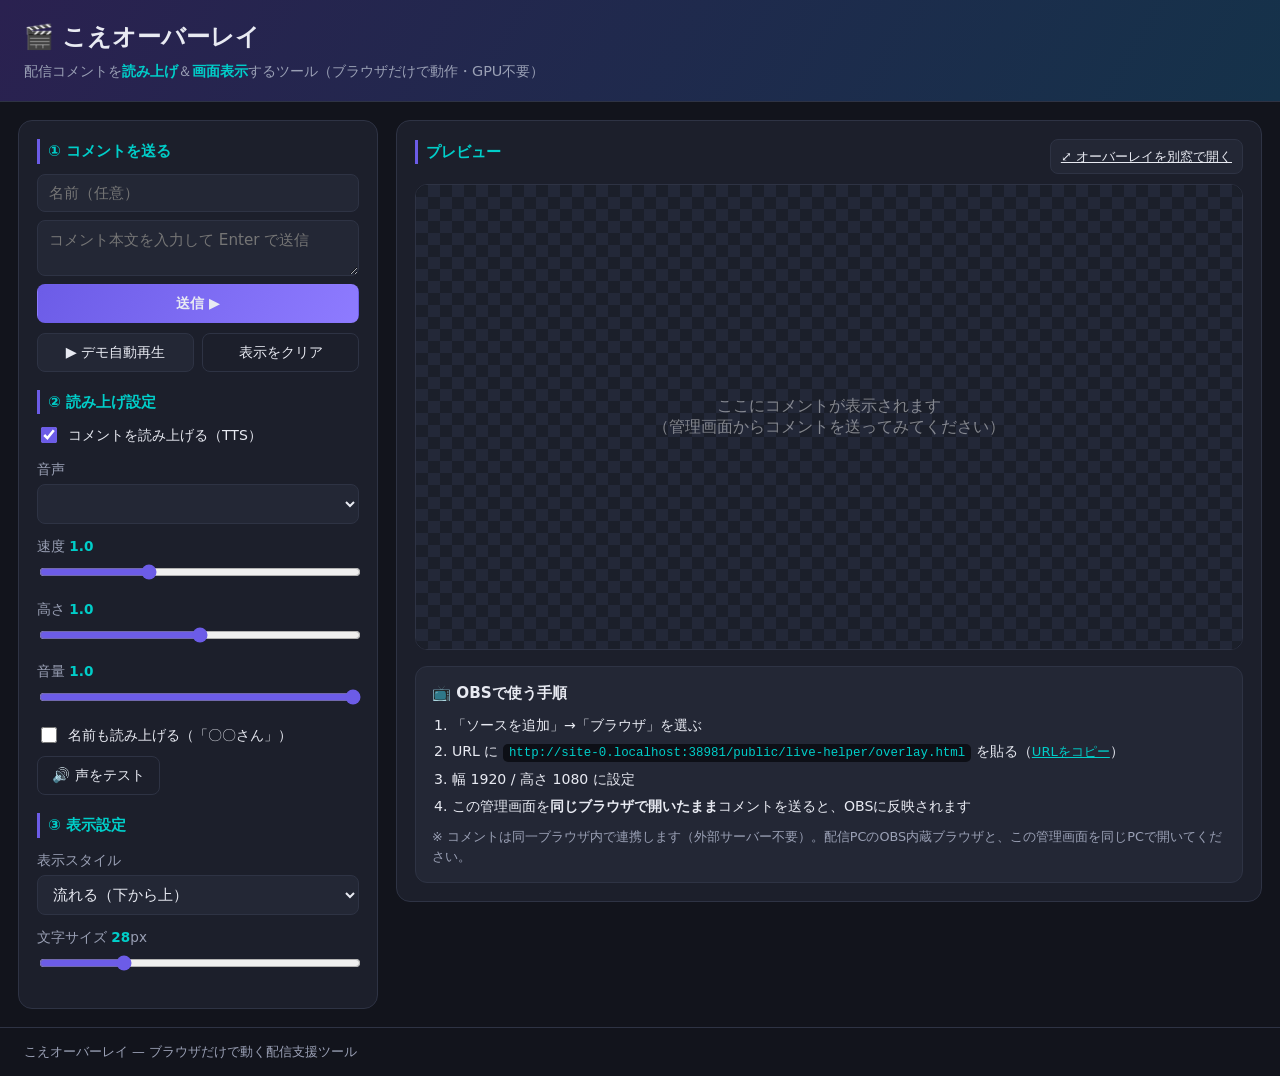
<file: public/live-helper/index.html>
<!DOCTYPE html>
<html lang="ja">
<head>
  <meta charset="UTF-8" />
  <meta name="viewport" content="width=device-width, initial-scale=1.0" />
  <title>こえオーバーレイ — 配信コメント読み上げ＆表示ツール</title>
  <meta name="description" content="配信のコメントを読み上げ・画面表示する、ブラウザだけで動く配信支援ツール。OBS対応・GPU不要・無料。" />
  <link rel="icon" href="data:image/svg+xml,%3Csvg xmlns='http://www.w3.org/2000/svg' viewBox='0 0 100 100'%3E%3Ctext y='.9em' font-size='90'%3E%F0%9F%8E%AC%3C/text%3E%3C/svg%3E" />
  <link rel="stylesheet" href="./css/style.css" />
</head>
<body class="control">
  <header class="topbar">
    <h1>🎬 こえオーバーレイ</h1>
    <p class="tagline">配信コメントを<strong>読み上げ</strong>＆<strong>画面表示</strong>するツール（ブラウザだけで動作・GPU不要）</p>
  </header>

  <main class="layout">
    <!-- 左：操作パネル -->
    <section class="panel">
      <h2>① コメントを送る</h2>
      <form id="comment-form" class="comment-form" autocomplete="off">
        <input id="name-input" type="text" placeholder="名前（任意）" maxlength="24" />
        <textarea id="text-input" placeholder="コメント本文を入力して Enter で送信" rows="2" maxlength="200" required></textarea>
        <button type="submit" class="btn primary">送信 ▶</button>
      </form>

      <div class="row">
        <button id="demo-toggle" class="btn">▶ デモ自動再生</button>
        <button id="clear-btn" class="btn ghost">表示をクリア</button>
      </div>

      <h2>② 読み上げ設定</h2>
      <label class="switch">
        <input type="checkbox" id="tts-enabled" checked />
        <span>コメントを読み上げる（TTS）</span>
      </label>

      <label class="field">
        <span>音声</span>
        <select id="voice-select"></select>
      </label>

      <label class="field">
        <span>速度 <output id="rate-out">1.0</output></span>
        <input type="range" id="rate" min="0.5" max="2" step="0.1" value="1" />
      </label>

      <label class="field">
        <span>高さ <output id="pitch-out">1.0</output></span>
        <input type="range" id="pitch" min="0" max="2" step="0.1" value="1" />
      </label>

      <label class="field">
        <span>音量 <output id="volume-out">1.0</output></span>
        <input type="range" id="volume" min="0" max="1" step="0.1" value="1" />
      </label>

      <label class="switch">
        <input type="checkbox" id="read-name" />
        <span>名前も読み上げる（「〇〇さん」）</span>
      </label>

      <button id="test-voice" class="btn ghost">🔊 声をテスト</button>

      <h2>③ 表示設定</h2>
      <label class="field">
        <span>表示スタイル</span>
        <select id="style-select">
          <option value="flow">流れる（下から上）</option>
          <option value="stack">積み上げ（新着が下）</option>
        </select>
      </label>
      <label class="field">
        <span>文字サイズ <output id="size-out">28</output>px</span>
        <input type="range" id="font-size" min="16" max="64" step="2" value="28" />
      </label>
    </section>

    <!-- 右：プレビュー＆OBS連携 -->
    <section class="panel preview-panel">
      <div class="preview-head">
        <h2>プレビュー</h2>
        <a id="popout" href="./overlay.html" target="_blank" rel="noopener" class="btn small">⤢ オーバーレイを別窓で開く</a>
      </div>

      <div class="preview-stage" id="preview-stage">
        <iframe id="overlay-frame" src="./overlay.html?preview=1" title="オーバーレイプレビュー"></iframe>
      </div>

      <div class="obs-help">
        <h3>📺 OBSで使う手順</h3>
        <ol>
          <li>「ソースを追加」→「ブラウザ」を選ぶ</li>
          <li>URL に <code id="overlay-url">overlay.html</code> を貼る（<button id="copy-url" class="link-btn">URLをコピー</button>）</li>
          <li>幅 1920 / 高さ 1080 に設定</li>
          <li>この管理画面を<strong>同じブラウザで開いたまま</strong>コメントを送ると、OBSに反映されます</li>
        </ol>
        <p class="note">※ コメントは同一ブラウザ内で連携します（外部サーバー不要）。配信PCのOBS内蔵ブラウザと、この管理画面を同じPCで開いてください。</p>
      </div>
    </section>
  </main>

  <footer class="foot">
    <span>こえオーバーレイ — ブラウザだけで動く配信支援ツール</span>
  </footer>

  <script src="./js/bus.js"></script>
  <script src="./js/app.js"></script>
</body>
</html>
</file>
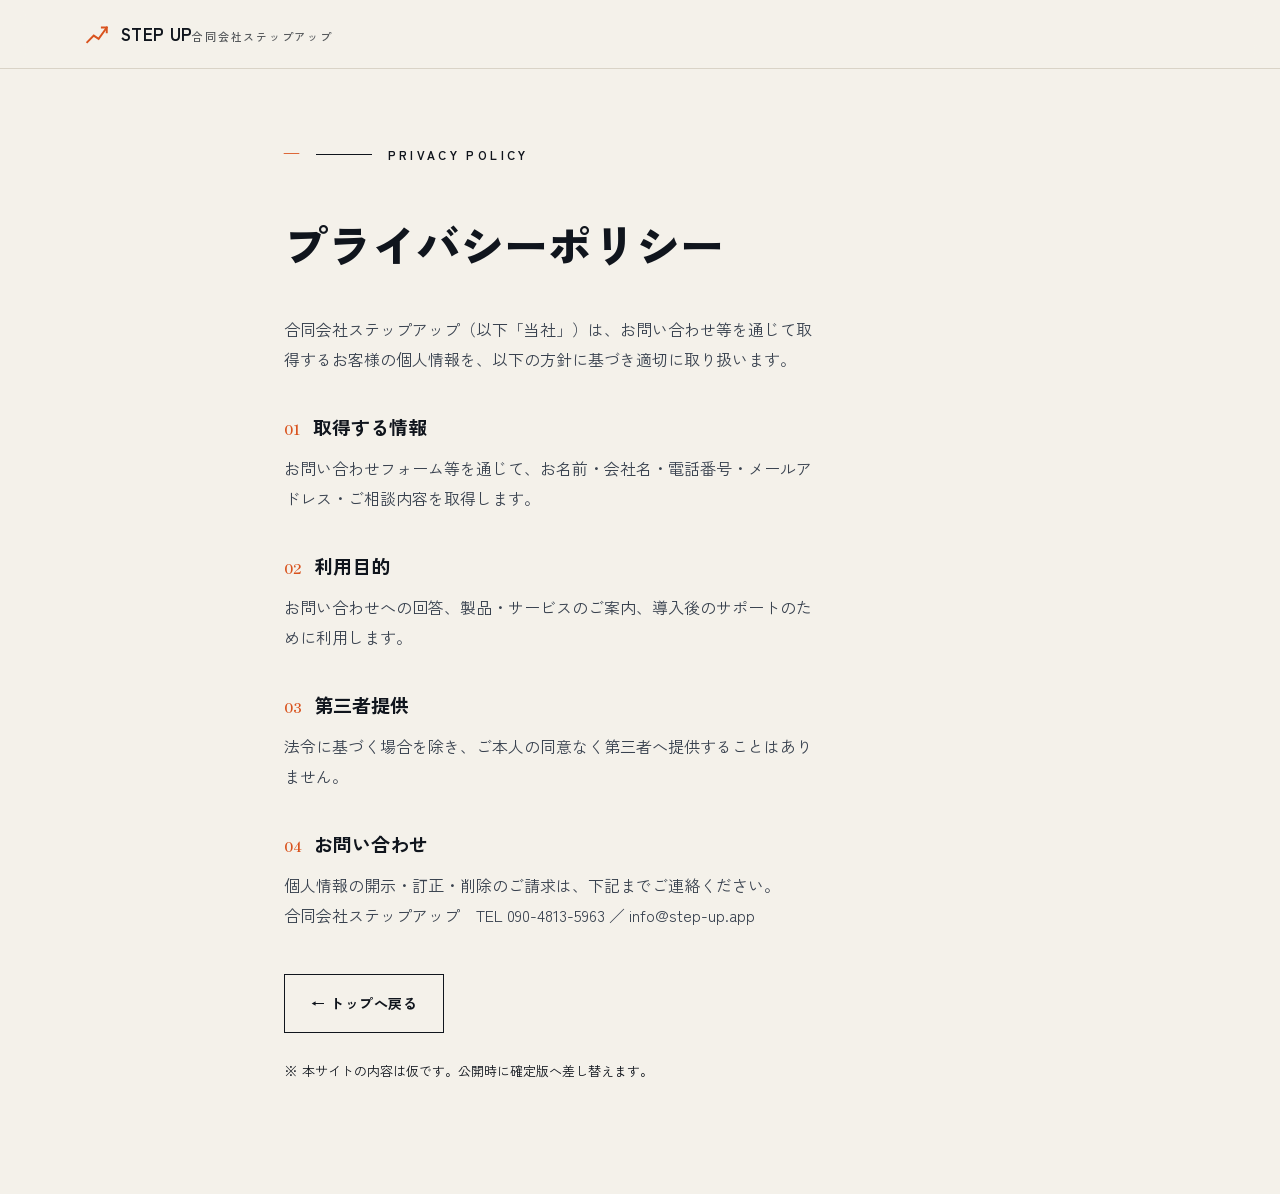
<file: privacy.html>
<!DOCTYPE html>
<html lang="ja">
<head>
<meta charset="UTF-8">
<meta name="viewport" content="width=device-width, initial-scale=1.0">
<title>プライバシーポリシー｜合同会社ステップアップ</title>
<meta name="robots" content="noindex">
<link rel="preconnect" href="https://fonts.googleapis.com">
<link rel="preconnect" href="https://fonts.gstatic.com" crossorigin>
<link href="https://fonts.googleapis.com/css2?family=Shippori+Mincho:wght@500;600&family=Zen+Kaku+Gothic+New:wght@400;500;700;900&display=swap" rel="stylesheet">
<link rel="icon" href="assets/img/favicon.svg" type="image/svg+xml">
<link rel="stylesheet" href="css/style.css">
<style>
  .legal{padding:140px 0 110px}
  .legal h1{font-family:var(--disp);font-weight:900;font-size:clamp(28px,4vw,44px);margin:14px 0 28px}
  .legal h2{font-family:var(--disp);font-weight:700;font-size:19px;margin:34px 0 8px;display:flex;gap:12px;align-items:baseline}
  .legal h2 i{font-family:var(--mincho);font-size:14px;color:var(--accent);font-style:normal}
  .legal p{color:var(--ink-2);max-width:66ch}
  .legal .back{margin-top:44px;display:inline-flex}
</style>
</head>
<body>
<header class="head is-solid"><div class="head__in">
  <a href="index.html" class="logo" aria-label="トップへ">
    <svg class="logo__mark" viewBox="0 0 32 32" fill="none" aria-hidden="true">
      <path d="M4 26 L12 18 L18 22 L28 8" stroke="#d9531e" stroke-width="2.4" stroke-linecap="square"/>
      <path d="M22 8 H28 V14" stroke="#d9531e" stroke-width="2.4" stroke-linecap="square"/>
    </svg>
    <b>STEP&nbsp;UP<span>合同会社ステップアップ</span></b>
  </a>
</div></header>

<main class="section legal">
  <div class="wrap" style="max-width:840px">
    <div class="kicker"><span class="kicker__no">―</span><span class="kicker__line"></span><span class="kicker__label">Privacy Policy</span></div>
    <h1>プライバシーポリシー</h1>
    <p>合同会社ステップアップ（以下「当社」）は、お問い合わせ等を通じて取得するお客様の個人情報を、以下の方針に基づき適切に取り扱います。</p>

    <h2><i>01</i>取得する情報</h2>
    <p>お問い合わせフォーム等を通じて、お名前・会社名・電話番号・メールアドレス・ご相談内容を取得します。</p>
    <h2><i>02</i>利用目的</h2>
    <p>お問い合わせへの回答、製品・サービスのご案内、導入後のサポートのために利用します。</p>
    <h2><i>03</i>第三者提供</h2>
    <p>法令に基づく場合を除き、ご本人の同意なく第三者へ提供することはありません。</p>
    <h2><i>04</i>お問い合わせ</h2>
    <p>個人情報の開示・訂正・削除のご請求は、下記までご連絡ください。<br>合同会社ステップアップ　TEL 090-4813-5963 ／ info@step-up.app</p>

    <a href="index.html" class="btn btn--inkline back">← トップへ戻る</a>
    <p style="margin-top:26px;color:var(--mute);font-size:13px">※ 本サイトの内容は仮です。公開時に確定版へ差し替えます。</p>
  </div>
</main>
</body>
</html>
</file>
<file: public/live-helper/css/style.css>
:root {
  --bg: #12141c;
  --panel: #1c1f2b;
  --panel2: #232735;
  --text: #e8eaf2;
  --muted: #9aa0b5;
  --accent: #6c5ce7;
  --accent2: #00cec9;
  --border: #2e3344;
}

* { box-sizing: border-box; }

body.control {
  margin: 0;
  background: var(--bg);
  color: var(--text);
  font-family: "Hiragino Kaku Gothic ProN", "Noto Sans JP", "Yu Gothic", system-ui, sans-serif;
  line-height: 1.6;
}

.topbar {
  padding: 18px 24px;
  background: linear-gradient(120deg, #2a2150, #15324a);
  border-bottom: 1px solid var(--border);
}
.topbar h1 { margin: 0; font-size: 1.5rem; }
.tagline { margin: 4px 0 0; color: var(--muted); font-size: 0.9rem; }
.tagline strong { color: var(--accent2); }

.layout {
  display: grid;
  grid-template-columns: 360px 1fr;
  gap: 18px;
  padding: 18px;
  align-items: start;
}
@media (max-width: 880px) {
  .layout { grid-template-columns: 1fr; }
}

.panel {
  background: var(--panel);
  border: 1px solid var(--border);
  border-radius: 14px;
  padding: 18px;
}
.panel h2 {
  font-size: 0.95rem;
  margin: 18px 0 10px;
  color: var(--accent2);
  border-left: 3px solid var(--accent);
  padding-left: 8px;
}
.panel h2:first-child { margin-top: 0; }

.comment-form { display: flex; flex-direction: column; gap: 8px; }
input[type="text"], textarea, select {
  width: 100%;
  background: var(--panel2);
  border: 1px solid var(--border);
  color: var(--text);
  border-radius: 8px;
  padding: 9px 11px;
  font-size: 0.95rem;
  font-family: inherit;
}
textarea { resize: vertical; }
input:focus, textarea:focus, select:focus {
  outline: none;
  border-color: var(--accent);
}

.row { display: flex; gap: 8px; margin-top: 10px; }

.btn {
  background: var(--panel2);
  color: var(--text);
  border: 1px solid var(--border);
  border-radius: 8px;
  padding: 9px 14px;
  font-size: 0.9rem;
  font-family: inherit;
  cursor: pointer;
  transition: transform 0.06s ease, background 0.15s ease, border-color 0.15s ease;
}
.btn:hover { border-color: var(--accent); }
.btn:active { transform: translateY(1px); }
.btn.primary {
  background: linear-gradient(120deg, var(--accent), #8e7bff);
  border-color: transparent;
  font-weight: 700;
}
.btn.ghost { background: transparent; }
.btn.small { padding: 6px 10px; font-size: 0.82rem; }
.row .btn { flex: 1; }

.field {
  display: block;
  margin: 12px 0;
  font-size: 0.85rem;
  color: var(--muted);
}
.field span { display: block; margin-bottom: 4px; }
.field output { color: var(--accent2); font-weight: 700; }

.switch {
  display: flex;
  align-items: center;
  gap: 8px;
  margin: 10px 0;
  font-size: 0.88rem;
  cursor: pointer;
}
.switch input { width: 16px; height: 16px; accent-color: var(--accent); }

input[type="range"] { width: 100%; accent-color: var(--accent); }

/* プレビュー */
.preview-head {
  display: flex;
  justify-content: space-between;
  align-items: center;
}
.preview-stage {
  margin-top: 10px;
  border: 1px solid var(--border);
  border-radius: 12px;
  overflow: hidden;
  background: #0d0f16;
  aspect-ratio: 16 / 9;
}
.preview-stage iframe {
  width: 100%;
  height: 100%;
  border: 0;
  display: block;
}

.obs-help {
  margin-top: 16px;
  background: var(--panel2);
  border: 1px solid var(--border);
  border-radius: 12px;
  padding: 14px 16px;
}
.obs-help h3 { margin: 0 0 8px; font-size: 0.95rem; }
.obs-help ol { margin: 0; padding-left: 20px; font-size: 0.88rem; color: var(--text); }
.obs-help li { margin: 4px 0; }
.obs-help code {
  background: #0d0f16;
  padding: 2px 6px;
  border-radius: 5px;
  font-size: 0.78rem;
  word-break: break-all;
  color: var(--accent2);
}
.obs-help .note { color: var(--muted); font-size: 0.8rem; margin: 10px 0 0; }
.link-btn {
  background: none;
  border: none;
  color: var(--accent2);
  cursor: pointer;
  text-decoration: underline;
  font-size: 0.82rem;
  padding: 0;
  font-family: inherit;
}

.foot {
  padding: 14px 24px;
  color: var(--muted);
  font-size: 0.8rem;
  border-top: 1px solid var(--border);
}
</file>
<file: css/style.css>
/* =========================================================================
   合同会社ステップアップ ―― 公式サイト（※内容は仮）
   設計方針: エディトリアル。抑制した配色 / ヘアライン / 明朝のインデックス /
   大胆な余白とタイポgrid。テンプレ然とした量産LP感を避ける。
   ========================================================================= */

:root{
  --ink:#10151d;          /* 本文・ほぼ黒に近いネイビー */
  --ink-2:#39424f;
  --paper:#f4f1ea;        /* 温かみのあるオフホワイト */
  --paper-2:#ece7dd;
  --line:#d9d3c7;         /* ヘアライン */
  --line-strong:#0f141c;
  --accent:#d9531e;       /* 朱に寄せた落ち着いたオレンジ */
  --accent-soft:#e8a06b;
  --white:#fff;
  --maxw:1240px;
  --gutter:clamp(20px,5vw,72px);
  --disp:"Zen Kaku Gothic New",sans-serif;   /* 見出し */
  --mincho:"Shippori Mincho",serif;          /* インデックス番号・差し色 */
  --sans:"Zen Kaku Gothic New","Noto Sans JP",sans-serif;
}

*{box-sizing:border-box;margin:0;padding:0}
html{scroll-behavior:smooth;-webkit-text-size-adjust:100%}
body{
  font-family:var(--sans);color:var(--ink);background:var(--paper);
  line-height:1.9;font-weight:400;font-feature-settings:"palt" 1;
  -webkit-font-smoothing:antialiased;overflow-x:hidden;
}
img{max-width:100%;display:block}
a{color:inherit;text-decoration:none}
::selection{background:var(--accent);color:#fff}

/* 数字は等幅に（実績・年号など） */
.tnum{font-variant-numeric:tabular-nums;font-feature-settings:"tnum" 1}

/* ------- 共有プリミティブ ------- */
.wrap{max-width:var(--maxw);margin:0 auto;padding:0 var(--gutter)}
.measure{max-width:62ch}

/* セクション見出し：明朝の番号 + ヘアライン + ラベル */
.kicker{display:flex;align-items:baseline;gap:16px;margin-bottom:34px}
.kicker__no{font-family:var(--mincho);font-weight:600;font-size:15px;letter-spacing:.04em;color:var(--accent)}
.kicker__line{flex:0 0 56px;height:1px;background:var(--line-strong);align-self:center}
.kicker__label{font-size:12px;letter-spacing:.28em;font-weight:700;text-transform:uppercase}
.kicker__ja{font-size:12px;letter-spacing:.18em;color:var(--ink-2)}

.h-display{font-family:var(--disp);font-weight:900;line-height:1.24;letter-spacing:.01em;
  font-size:clamp(27px,3.6vw,46px)}
.h-sub{font-family:var(--disp);font-weight:700;font-size:clamp(19px,2.2vw,25px);line-height:1.4}
.lead{font-size:clamp(15px,1.25vw,17px);color:var(--ink-2)}

.section{padding:clamp(72px,11vw,150px) 0;position:relative}
.section--dark{background:var(--ink);color:var(--paper)}
.section--dark .kicker__line{background:var(--paper)}
.section--dark .kicker__ja{color:rgba(244,241,234,.6)}
.section--paper2{background:var(--paper-2)}

/* ------- ヘッダー ------- */
.head{position:fixed;top:0;left:0;width:100%;z-index:90;
  transition:background .35s,color .35s,border-color .35s;border-bottom:1px solid transparent;mix-blend-mode:difference;color:#fff}
.head.is-solid{mix-blend-mode:normal;background:rgba(244,241,234,.86);backdrop-filter:saturate(1.2) blur(12px);color:var(--ink);border-color:var(--line)}
.head__in{max-width:var(--maxw);margin:auto;padding:18px var(--gutter);display:flex;align-items:center;justify-content:space-between}
.logo{display:flex;align-items:center;gap:11px;font-family:var(--disp);font-weight:900;letter-spacing:.02em}
.logo__mark{width:26px;height:26px}
.logo b{font-size:17px}
.logo span{font-size:11px;font-weight:500;letter-spacing:.16em;opacity:.7}
.nav{display:flex;align-items:center;gap:30px}
.nav a{font-size:13px;letter-spacing:.06em;font-weight:500;position:relative;padding:4px 0}
.nav a:not(.nav__cta)::after{content:"";position:absolute;left:0;bottom:0;width:0;height:1px;background:currentColor;transition:width .3s}
.nav a:not(.nav__cta):hover::after{width:100%}
.nav__cta{border:1px solid currentColor;border-radius:0;padding:9px 18px;font-weight:700;letter-spacing:.08em;transition:background .25s,color .25s}
.head.is-solid .nav__cta:hover{background:var(--ink);color:var(--paper)}
.burger{display:none;width:30px;height:18px;position:relative;background:none;border:0;cursor:pointer}
.burger span{position:absolute;left:0;width:100%;height:2px;background:currentColor;transition:.3s}
.burger span:nth-child(1){top:0}.burger span:nth-child(2){top:8px}.burger span:nth-child(3){top:16px}
.burger[aria-expanded="true"] span:nth-child(1){top:8px;transform:rotate(45deg)}
.burger[aria-expanded="true"] span:nth-child(2){opacity:0}
.burger[aria-expanded="true"] span:nth-child(3){top:8px;transform:rotate(-45deg)}

/* ------- ヒーロー ------- */
.hero{position:relative;min-height:100svh;display:flex;align-items:flex-end;overflow:hidden;background:var(--ink)}
#bg3d{position:absolute;inset:0;width:100%;height:100%;z-index:0}
.hero__grad{position:absolute;inset:0;z-index:1;pointer-events:none;
  background:linear-gradient(180deg,rgba(16,21,29,.55) 0%,rgba(16,21,29,0) 30%,rgba(16,21,29,.15) 65%,rgba(16,21,29,.9) 100%)}
.hero__in{position:relative;z-index:2;width:100%;color:var(--paper);
  padding:0 var(--gutter) clamp(40px,7vw,86px);max-width:var(--maxw);margin:0 auto}
.hero__meta{display:flex;gap:18px;align-items:center;font-size:12px;letter-spacing:.2em;
  text-transform:uppercase;margin-bottom:24px;color:rgba(244,241,234,.85)}
.hero__meta i{width:34px;height:1px;background:var(--accent);display:inline-block}
.hero__title{font-family:var(--disp);font-weight:900;letter-spacing:.005em;
  font-size:clamp(34px,7.4vw,92px);line-height:1.07;text-wrap:balance}
.hero__title em{font-style:normal;color:var(--accent-soft)}
.hero__foot{margin-top:clamp(26px,4vw,42px);display:flex;justify-content:space-between;
  align-items:flex-end;gap:30px;flex-wrap:wrap;border-top:1px solid rgba(244,241,234,.22);padding-top:24px}
.hero__say{max-width:46ch;font-size:clamp(14px,1.1vw,16px);color:rgba(244,241,234,.82)}
.hero__cta{display:flex;gap:14px;flex-wrap:wrap}
.hero__scroll{position:absolute;top:50%;right:var(--gutter);z-index:2;color:var(--paper);
  writing-mode:vertical-rl;font-size:11px;letter-spacing:.3em;display:flex;align-items:center;gap:14px;opacity:.8}
.hero__scroll::after{content:"";width:1px;height:54px;background:currentColor;animation:drop 2s infinite}
@keyframes drop{0%{transform:scaleY(0);transform-origin:top}45%{transform:scaleY(1);transform-origin:top}55%{transform:scaleY(1);transform-origin:bottom}100%{transform:scaleY(0);transform-origin:bottom}}

/* ------- ボタン（角を立てる：テンプレ的pill回避） ------- */
.btn{display:inline-flex;align-items:center;gap:12px;font-weight:700;font-size:14px;
  letter-spacing:.04em;padding:15px 26px;border:1px solid var(--ink);background:var(--ink);color:var(--paper);
  transition:background .25s,color .25s,transform .25s}
.btn svg{transition:transform .25s}
.btn:hover svg{transform:translateX(4px)}
.btn--fill{background:var(--accent);border-color:var(--accent);color:#fff}
.btn--fill:hover{background:#c0451a;border-color:#c0451a}
.btn--line{background:transparent;color:var(--paper);border-color:rgba(244,241,234,.6)}
.btn--line:hover{background:var(--paper);color:var(--ink)}
.btn--inkline{background:transparent;color:var(--ink);border-color:var(--ink)}
.btn--inkline:hover{background:var(--ink);color:var(--paper)}

/* ------- マーキー（対象業種など） ------- */
.marquee{border-top:1px solid var(--line);border-bottom:1px solid var(--line);
  overflow:hidden;background:var(--paper);padding:18px 0}
.marquee__track{display:flex;gap:54px;width:max-content;animation:slide 32s linear infinite}
.marquee:hover .marquee__track{animation-play-state:paused}
.marquee span{font-family:var(--disp);font-weight:700;font-size:clamp(16px,2vw,22px);
  color:var(--ink-2);white-space:nowrap;display:flex;align-items:center;gap:54px}
.marquee span::after{content:"";width:6px;height:6px;background:var(--accent);border-radius:50%}
@keyframes slide{to{transform:translateX(-50%)}}

/* ------- 課題（intro）：左見出し / 右本文の2カラム ------- */
.split{display:grid;grid-template-columns:minmax(0,5fr) minmax(0,7fr);gap:clamp(28px,5vw,72px);align-items:start}
.intro__list{margin-top:34px;border-top:1px solid var(--line)}
.intro__row{display:grid;grid-template-columns:40px 1fr;gap:20px;padding:22px 0;border-bottom:1px solid var(--line);align-items:baseline}
.intro__row b{font-family:var(--mincho);font-size:14px;color:var(--accent)}
.intro__row h3{font-family:var(--disp);font-weight:700;font-size:18px;margin-bottom:4px}
.intro__row p{font-size:14.5px;color:var(--ink-2)}

/* ------- プロダクト（ステップを横の連なりで） ------- */
.steps{display:grid;grid-template-columns:repeat(4,1fr);gap:0;margin-top:46px;border-top:1px solid rgba(244,241,234,.2)}
.step{padding:34px 26px 34px 0;border-right:1px solid rgba(244,241,234,.2);position:relative}
.step:last-child{border-right:0}
.step__no{font-family:var(--mincho);font-size:13px;color:var(--accent-soft);letter-spacing:.1em}
.step__icon{margin:18px 0;color:var(--accent-soft)}
.step__icon svg{width:38px;height:38px}
.step h3{font-family:var(--disp);font-weight:700;font-size:18px;margin-bottom:8px}
.step p{font-size:14px;color:rgba(244,241,234,.72)}

/* ------- 特長：縦積みのエディトリアル・リスト ------- */
.feat{display:grid;grid-template-columns:64px minmax(0,1fr) minmax(0,1.1fr);
  gap:clamp(20px,3vw,48px);align-items:baseline;padding:clamp(30px,4vw,46px) 0;border-top:1px solid var(--line)}
.feat:last-child{border-bottom:1px solid var(--line)}
.feat__no{font-family:var(--mincho);font-size:16px;color:var(--accent)}
.feat h3{font-family:var(--disp);font-weight:700;font-size:clamp(19px,1.8vw,24px);line-height:1.45}
.feat p{font-size:15px;color:var(--ink-2)}
.feat__ico{color:var(--accent);margin-bottom:14px}
.feat__ico svg{width:30px;height:30px}

/* ------- 実績（仮の数字） ------- */
.metrics{display:grid;grid-template-columns:repeat(3,1fr);gap:1px;background:var(--line);
  border:1px solid var(--line);margin-top:6px}
.metric{background:var(--paper);padding:clamp(28px,4vw,44px) clamp(20px,3vw,34px)}
.metric__n{font-family:var(--disp);font-weight:900;font-size:clamp(40px,6vw,72px);line-height:1;letter-spacing:-.01em}
.metric__n .u{font-size:.4em;font-weight:700;margin-left:6px;color:var(--ink-2)}
.metric__l{margin-top:14px;font-size:13.5px;color:var(--ink-2);letter-spacing:.02em}

/* ------- 会社概要 ------- */
.facts{margin-top:8px;border-top:1px solid var(--line)}
.facts dl{display:grid;grid-template-columns:170px 1fr;gap:0;border-bottom:1px solid var(--line)}
.facts dt{padding:18px 0;font-size:13px;letter-spacing:.1em;color:var(--ink-2);font-weight:700}
.facts dd{padding:18px 0}
.facts a{color:var(--accent);border-bottom:1px solid currentColor}

/* ------- お問い合わせ ------- */
.cta__grid{display:grid;grid-template-columns:minmax(0,1fr) minmax(0,1fr);gap:clamp(30px,5vw,72px);align-items:start}
.cta__big{font-family:var(--disp);font-weight:900;font-size:clamp(28px,4vw,52px);line-height:1.2}
.contacts{margin-top:30px;display:grid;gap:2px}
.contacts a{display:flex;align-items:center;justify-content:space-between;gap:16px;
  padding:18px 0;border-top:1px solid rgba(244,241,234,.22);font-size:15px}
.contacts a:last-child{border-bottom:1px solid rgba(244,241,234,.22)}
.contacts b{font-family:var(--disp);font-weight:700}
.contacts span{color:rgba(244,241,234,.6);font-size:13px}
.form{display:grid;gap:16px;background:var(--paper);color:var(--ink);padding:clamp(24px,3vw,34px)}
.form label{font-size:13px;font-weight:700;letter-spacing:.04em;display:block}
.form input,.form textarea{width:100%;margin-top:7px;padding:13px 14px;border:1px solid var(--line);
  background:#fff;font-size:16px;font-family:inherit;border-radius:0}
.form input:focus,.form textarea:focus{outline:0;border-color:var(--ink)}
.form__agree{font-size:12.5px;font-weight:400;display:flex;align-items:center;gap:9px}
.form__agree a{border-bottom:1px solid var(--accent);color:var(--accent)}
.form__hp{position:absolute;left:-9999px}

/* ------- フッター ------- */
.foot{background:var(--ink);color:rgba(244,241,234,.7);padding:64px var(--gutter) 40px}
.foot__top{max-width:var(--maxw);margin:0 auto;display:flex;justify-content:space-between;
  gap:30px;flex-wrap:wrap;padding-bottom:34px;border-bottom:1px solid rgba(244,241,234,.16)}
.foot__brand{font-family:var(--disp);font-weight:900;font-size:21px;color:var(--paper);letter-spacing:.04em}
.foot__brand span{display:block;font-size:11px;font-weight:500;letter-spacing:.16em;opacity:.6;margin-top:6px}
.foot__nav{display:flex;gap:26px;flex-wrap:wrap;font-size:13px}
.foot__nav a:hover{color:var(--paper)}
.foot__low{max-width:var(--maxw);margin:0 auto;display:flex;justify-content:space-between;
  gap:14px;flex-wrap:wrap;font-size:11.5px;letter-spacing:.04em;padding-top:24px;color:rgba(244,241,234,.45)}
.foot__low a{border-bottom:1px solid rgba(244,241,234,.3)}

/* ------- reveal（控えめ・スタッガ可） ------- */
[data-reveal]{opacity:0;transform:translateY(22px);transition:opacity .8s cubic-bezier(.2,.7,.2,1),transform .8s cubic-bezier(.2,.7,.2,1)}
[data-reveal].is-in{opacity:1;transform:none}

/* ------- レスポンシブ ------- */
@media(max-width:980px){
  .split,.cta__grid{grid-template-columns:1fr}
  .steps{grid-template-columns:repeat(2,1fr)}
  .step{border-bottom:1px solid rgba(244,241,234,.2)}
  .step:nth-child(2n){border-right:0}
  .metrics{grid-template-columns:1fr}
  .feat{grid-template-columns:40px 1fr}
  .feat__mid{grid-column:1/-1}
  .hero__scroll{display:none}
}
@media(max-width:680px){
  .nav{position:fixed;inset:0 0 0 auto;width:78%;max-width:320px;background:var(--ink);color:var(--paper);
    flex-direction:column;align-items:flex-start;justify-content:center;gap:26px;padding:48px;
    transform:translateX(100%);transition:transform .4s cubic-bezier(.2,.7,.2,1)}
  .nav.is-open{transform:none}
  .nav__cta{border-color:var(--paper)}
  .burger{display:block;z-index:95}
  .head{mix-blend-mode:normal;color:#fff}
  .facts dl{grid-template-columns:1fr}.facts dt{padding-bottom:0}.facts dd{padding-top:6px}
  .step{padding-right:0}
}
@media(prefers-reduced-motion:reduce){
  *{animation:none!important;transition:none!important;scroll-behavior:auto!important}
  [data-reveal]{opacity:1;transform:none}
  .marquee__track{animation:none}
}
</file>
